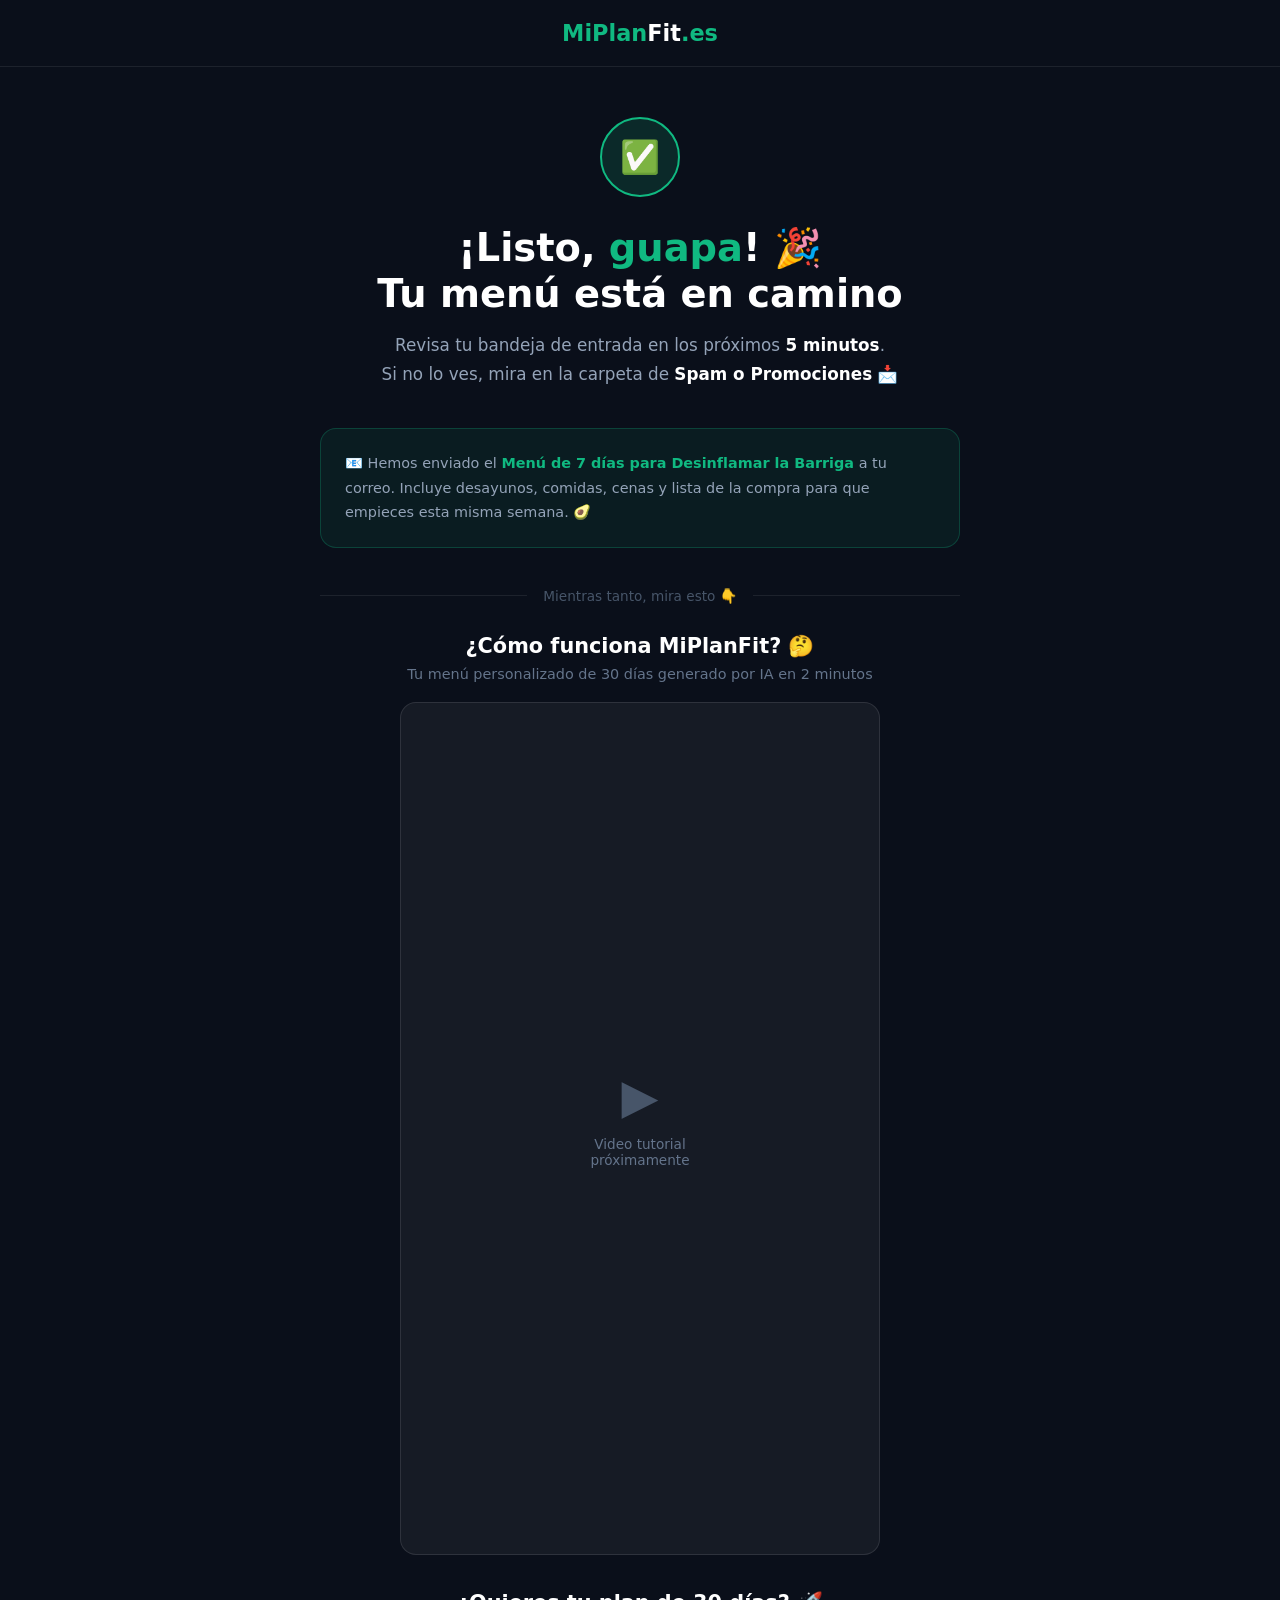
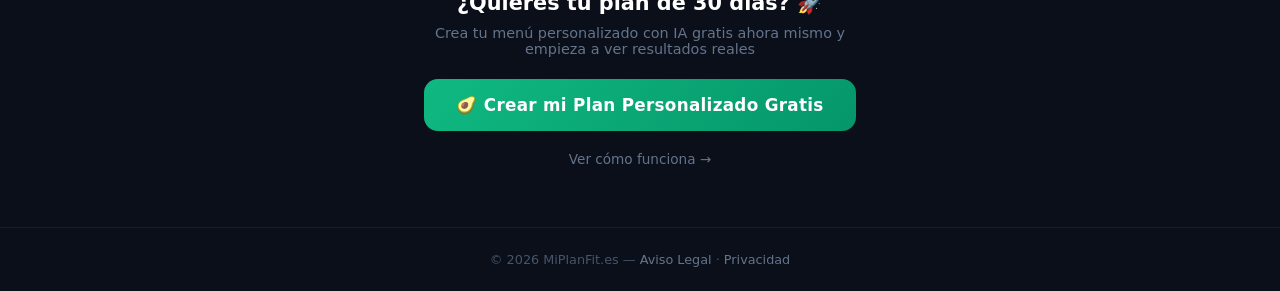
<file: gracias.html>
<!DOCTYPE html>
<html lang="es">
<head>
  <meta charset="UTF-8" />
  <meta name="viewport" content="width=device-width, initial-scale=1.0" />
  <title>¡Tu Menú está en camino! — MiPlanFit</title>
  <link rel="icon" href="img/logo.png" type="image/png" />
  <style>
    * { margin: 0; padding: 0; box-sizing: border-box; }
    body {
      font-family: 'Segoe UI', system-ui, -apple-system, sans-serif;
      background: #0a0f1a;
      color: #fff;
      min-height: 100vh;
      display: flex;
      flex-direction: column;
    }
    header {
      text-align: center;
      padding: 20px;
      border-bottom: 1px solid rgba(255,255,255,0.08);
    }
    .logo { font-size: 1.4rem; font-weight: 800; color: #10b981; }
    .logo span { color: #fff; }

    .main {
      flex: 1;
      max-width: 680px;
      margin: 0 auto;
      padding: 50px 20px;
      text-align: center;
    }

    /* ── CHECK ANIMATION ── */
    .check-wrap {
      width: 80px;
      height: 80px;
      background: rgba(16,185,129,0.15);
      border: 2px solid #10b981;
      border-radius: 50%;
      display: flex;
      align-items: center;
      justify-content: center;
      margin: 0 auto 28px;
      font-size: 2rem;
      animation: popIn 0.5s cubic-bezier(0.34,1.56,0.64,1);
    }
    @keyframes popIn {
      from { transform: scale(0); opacity: 0; }
      to   { transform: scale(1); opacity: 1; }
    }

    h1 {
      font-size: clamp(1.7rem, 4.5vw, 2.4rem);
      font-weight: 900;
      margin-bottom: 14px;
      line-height: 1.2;
    }
    h1 .name { color: #10b981; }
    .subtitle {
      font-size: 1.05rem;
      color: #94a3b8;
      line-height: 1.7;
      margin-bottom: 40px;
    }
    .subtitle strong { color: #fff; }

    /* ── INFO BOX ── */
    .info-box {
      background: rgba(16,185,129,0.08);
      border: 1px solid rgba(16,185,129,0.25);
      border-radius: 16px;
      padding: 22px 24px;
      margin-bottom: 40px;
      text-align: left;
    }
    .info-box p {
      font-size: 0.9rem;
      color: #94a3b8;
      line-height: 1.7;
    }
    .info-box strong { color: #10b981; }

    /* ── DIVIDER ── */
    .divider {
      display: flex;
      align-items: center;
      gap: 16px;
      margin-bottom: 30px;
      color: #475569;
      font-size: 0.85rem;
    }
    .divider::before, .divider::after {
      content: '';
      flex: 1;
      height: 1px;
      background: rgba(255,255,255,0.08);
    }

    /* ── VIDEO SECTION ── */
    .video-section { margin-bottom: 36px; }
    .video-section h2 {
      font-size: 1.3rem;
      font-weight: 800;
      margin-bottom: 8px;
    }
    .video-section p {
      font-size: 0.9rem;
      color: #64748b;
      margin-bottom: 20px;
    }
    .video-wrapper {
      position: relative;
      width: 100%;
      max-width: 480px;
      margin: 0 auto;
      border-radius: 16px;
      overflow: hidden;
      background: rgba(255,255,255,0.05);
      border: 1px solid rgba(255,255,255,0.1);
      aspect-ratio: 9/16;
      display: flex;
      align-items: center;
      justify-content: center;
    }
    .video-placeholder {
      text-align: center;
      padding: 40px 20px;
      color: #475569;
    }
    .video-placeholder .play-icon {
      font-size: 3rem;
      margin-bottom: 12px;
    }
    .video-placeholder p { font-size: 0.85rem; }
    /* If video URL is set, show iframe */
    .video-wrapper iframe {
      width: 100%;
      height: 100%;
      border: none;
    }

    /* ── CTA BUTTON ── */
    .cta-section { margin-top: 10px; }
    .cta-section h2 {
      font-size: 1.3rem;
      font-weight: 800;
      margin-bottom: 10px;
    }
    .cta-section p {
      font-size: 0.9rem;
      color: #64748b;
      margin-bottom: 22px;
    }
    .btn-main {
      display: inline-block;
      background: linear-gradient(135deg, #10b981, #059669);
      color: #fff;
      font-size: 1.05rem;
      font-weight: 800;
      padding: 16px 32px;
      border-radius: 14px;
      text-decoration: none;
      transition: transform 0.15s, box-shadow 0.15s;
      letter-spacing: 0.3px;
    }
    .btn-main:hover {
      transform: translateY(-2px);
      box-shadow: 0 8px 24px rgba(16,185,129,0.35);
    }
    .btn-sub {
      display: inline-block;
      background: transparent;
      color: #64748b;
      font-size: 0.85rem;
      padding: 10px 20px;
      text-decoration: none;
      margin-top: 10px;
    }

    footer {
      text-align: center;
      padding: 24px 20px;
      border-top: 1px solid rgba(255,255,255,0.06);
      color: #475569;
      font-size: 0.8rem;
    }
    footer a { color: #64748b; text-decoration: none; }
  </style>
</head>
<body>

<header>
  <div class="logo">MiPlan<span>Fit</span>.es</div>
</header>

<div class="main">
  <div class="check-wrap">✅</div>

  <h1>¡Listo, <span class="name" id="displayName">guapa</span>! 🎉<br>Tu menú está en camino</h1>

  <p class="subtitle">
    Revisa tu bandeja de entrada en los próximos <strong>5 minutos</strong>.<br>
    Si no lo ves, mira en la carpeta de <strong>Spam o Promociones</strong> 📩
  </p>

  <div class="info-box">
    <p>
      📧 Hemos enviado el <strong>Menú de 7 días para Desinflamar la Barriga</strong>
      a tu correo. Incluye desayunos, comidas, cenas y lista de la compra
      para que empieces esta misma semana. 🥑
    </p>
  </div>

  <div class="divider">Mientras tanto, mira esto 👇</div>

  <div class="video-section">
    <h2>¿Cómo funciona MiPlanFit? 🤔</h2>
    <p>Tu menú personalizado de 30 días generado por IA en 2 minutos</p>

    <div class="video-wrapper" id="videoWrapper">
      <!-- PLACEHOLDER: replace src with your video URL when ready -->
      <div class="video-placeholder" id="videoPlaceholder">
        <div class="play-icon">▶️</div>
        <p>Video tutorial<br>próximamente</p>
      </div>
    </div>
  </div>

  <div class="cta-section">
    <h2>¿Quieres tu plan de 30 días? 🚀</h2>
    <p>Crea tu menú personalizado con IA gratis ahora mismo y<br>empieza a ver resultados reales</p>
    <a href="https://miplanfit.es" class="btn-main">
      🥑 Crear mi Plan Personalizado Gratis
    </a>
    <br>
    <a href="https://miplanfit.es" class="btn-sub">
      Ver cómo funciona →
    </a>
  </div>
</div>

<footer>
  <p>© 2026 MiPlanFit.es — <a href="legal.html">Aviso Legal</a> · <a href="legal.html">Privacidad</a></p>
</footer>

<script>
  // Get name from URL params
  const params = new URLSearchParams(window.location.search);
  const nombre = params.get('nombre');
  if (nombre) {
    document.getElementById('displayName').textContent = nombre.split(' ')[0];
  }

  // VIDEO: Set your video URL here when ready
  // To embed your tutorial video, replace the placeholder below
  const VIDEO_URL = ''; // e.g. 'https://www.youtube.com/embed/XXXXXXX'

  if (VIDEO_URL) {
    const wrapper = document.getElementById('videoWrapper');
    const placeholder = document.getElementById('videoPlaceholder');
    placeholder.style.display = 'none';
    const iframe = document.createElement('iframe');
    iframe.src = VIDEO_URL;
    iframe.allow = 'accelerometer; autoplay; clipboard-write; encrypted-media; gyroscope; picture-in-picture';
    iframe.allowFullscreen = true;
    wrapper.appendChild(iframe);
  }
</script>

</body>
</html>
</file>
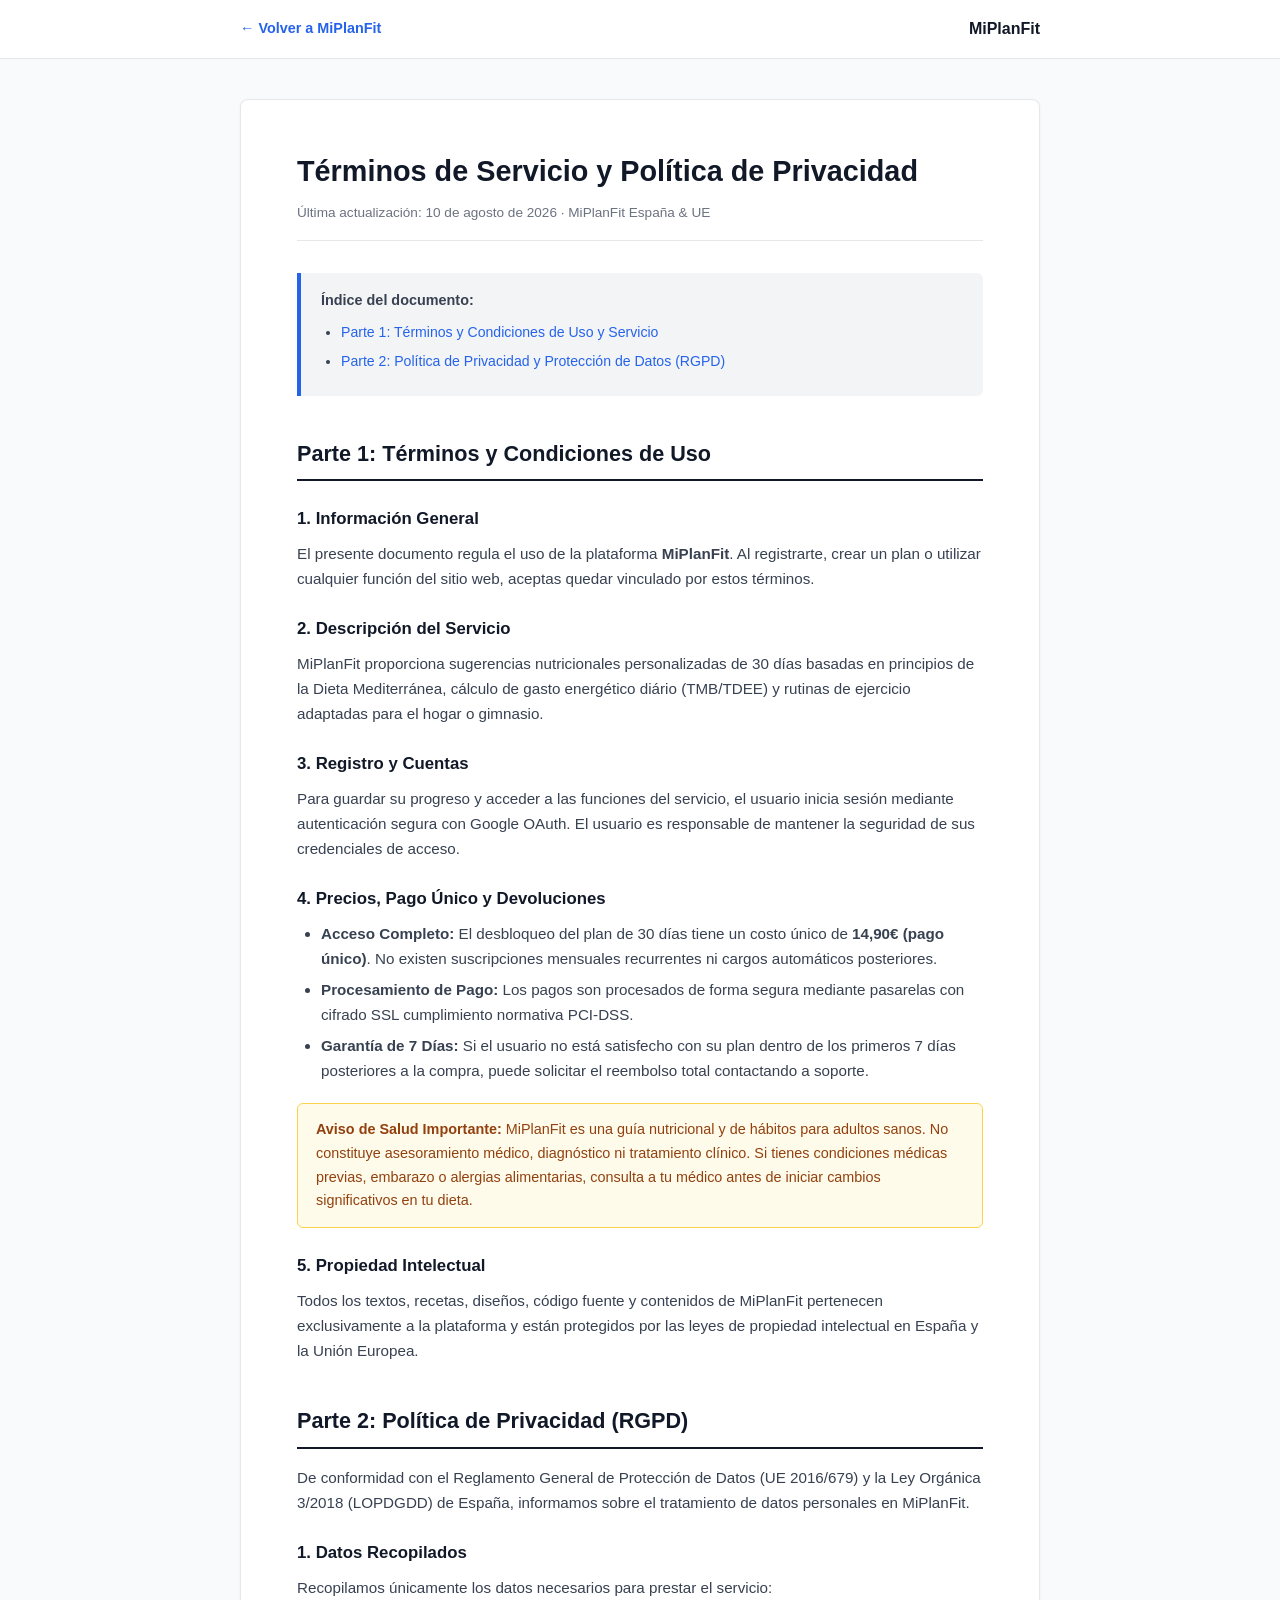
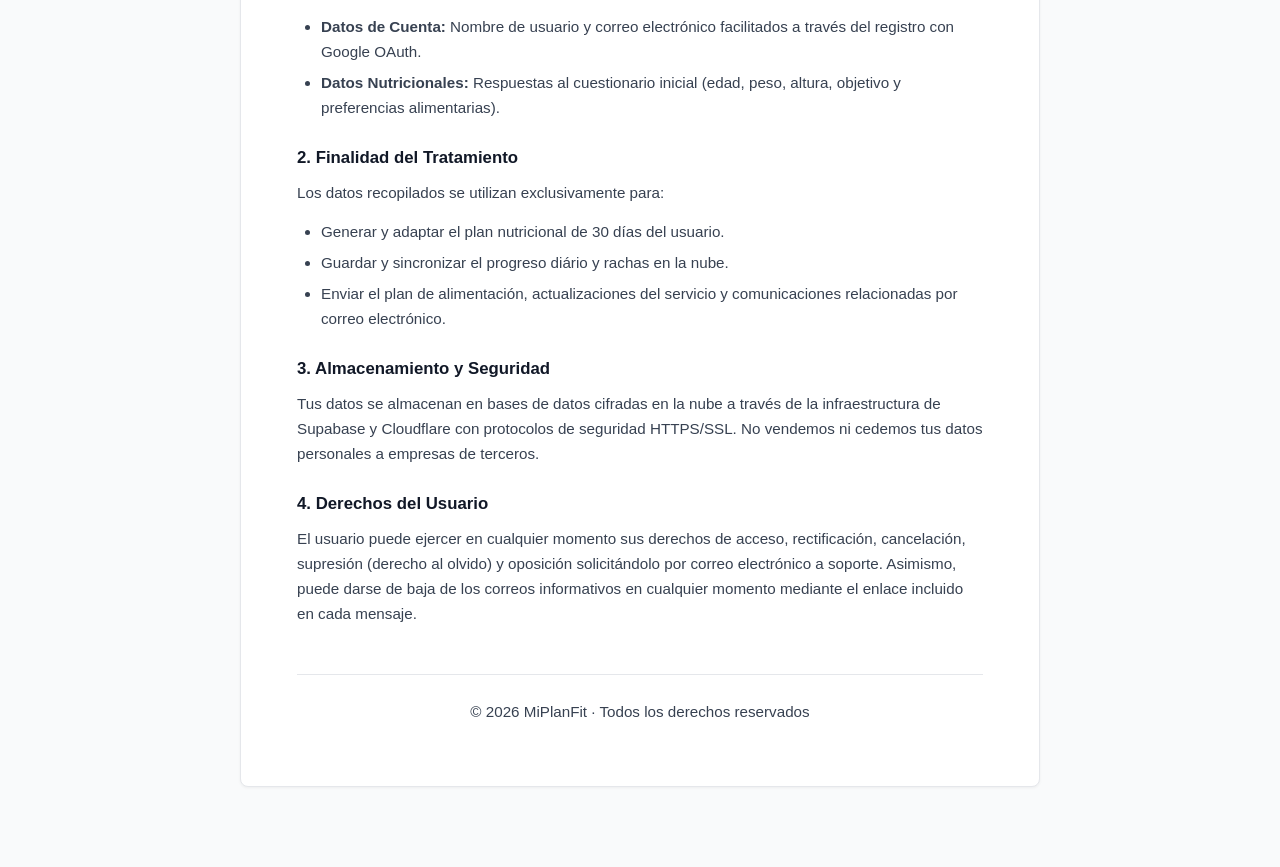
<file: legal.html>
<!DOCTYPE html>
<html lang="es-ES">
<head>
  <meta charset="UTF-8"/>
  <meta name="viewport" content="width=device-width, initial-scale=1.0"/>
  <title>Términos de Uso y Política de Privacidad — MiPlanFit</title>
  <style>
    * {
      box-sizing: border-box;
    }
    body {
      background-color: #f9fafb;
      color: #111827;
      font-family: -apple-system, BlinkMacSystemFont, "Segoe UI", Roboto, Helvetica, Arial, sans-serif;
      line-height: 1.65;
      margin: 0;
      padding: 0;
      -webkit-font-smoothing: antialiased;
    }
    header {
      background: #ffffff;
      border-bottom: 1px solid #e5e7eb;
      padding: 16px 24px;
    }
    .header-inner {
      max-width: 800px;
      margin: 0 auto;
      display: flex;
      justify-content: space-between;
      align-items: center;
    }
    .back-link {
      color: #2563eb;
      text-decoration: none;
      font-size: 0.9rem;
      font-weight: 600;
    }
    .back-link:hover {
      text-decoration: underline;
    }
    .brand {
      font-weight: 700;
      font-size: 1rem;
      color: #111827;
    }
    .document-container {
      max-width: 800px;
      margin: 40px auto 80px;
      background: #ffffff;
      padding: 48px 56px;
      border: 1px solid #e5e7eb;
      border-radius: 8px;
      box-shadow: 0 1px 3px rgba(0,0,0,0.05);
    }
    h1 {
      font-size: 1.8rem;
      font-weight: 800;
      color: #111827;
      margin-top: 0;
      margin-bottom: 6px;
    }
    .meta-date {
      font-size: 0.85rem;
      color: #6b7280;
      margin-bottom: 32px;
      padding-bottom: 16px;
      border-bottom: 1px solid #e5e7eb;
    }
    .toc-box {
      background: #f3f4f6;
      border-left: 4px solid #2563eb;
      padding: 16px 20px;
      margin-bottom: 36px;
      border-radius: 0 6px 6px 0;
    }
    .toc-box p {
      margin: 0 0 8px;
      font-weight: 700;
      font-size: 0.9rem;
    }
    .toc-box ul {
      margin: 0;
      padding-left: 20px;
      font-size: 0.88rem;
    }
    .toc-box a {
      color: #2563eb;
      text-decoration: none;
    }
    .toc-box a:hover {
      text-decoration: underline;
    }
    h2 {
      font-size: 1.35rem;
      font-weight: 700;
      color: #111827;
      margin-top: 40px;
      margin-bottom: 16px;
      padding-bottom: 8px;
      border-bottom: 2px solid #111827;
    }
    h3 {
      font-size: 1.05rem;
      font-weight: 700;
      color: #111827;
      margin-top: 24px;
      margin-bottom: 8px;
    }
    p {
      font-size: 0.95rem;
      color: #374151;
      margin-top: 0;
      margin-bottom: 14px;
    }
    ul {
      margin-top: 0;
      margin-bottom: 16px;
      padding-left: 24px;
      color: #374151;
      font-size: 0.95rem;
    }
    li {
      margin-bottom: 6px;
    }
    .notice-box {
      background: #fffbebfb;
      border: 1px solid #fcd34d;
      padding: 14px 18px;
      border-radius: 6px;
      font-size: 0.9rem;
      color: #92400e;
      margin: 20px 0;
    }
    footer {
      text-align: center;
      margin-top: 48px;
      padding-top: 24px;
      border-top: 1px solid #e5e7eb;
      font-size: 0.82rem;
      color: #6b7280;
    }
    @media (max-width: 640px) {
      .document-container {
        padding: 24px 20px;
        margin: 20px 12px 40px;
        border-radius: 0;
        border: none;
        box-shadow: none;
      }
      h1 { font-size: 1.5rem; }
      h2 { font-size: 1.2rem; }
    }
  </style>
</head>
<body>

<header>
  <div class="header-inner">
    <a href="plano.html" class="back-link">← Volver a MiPlanFit</a>
    <span class="brand">MiPlanFit</span>
  </div>
</header>

<div class="document-container">
  <h1>Términos de Servicio y Política de Privacidad</h1>
  <div class="meta-date">Última actualización: 10 de agosto de 2026 &middot; MiPlanFit España & UE</div>

  <div class="toc-box">
    <p>Índice del documento:</p>
    <ul>
      <li><a href="#terminos">Parte 1: Términos y Condiciones de Uso y Servicio</a></li>
      <li><a href="#privacidad">Parte 2: Política de Privacidad y Protección de Datos (RGPD)</a></li>
    </ul>
  </div>

  <!-- PARTE 1: TÉRMINOS Y CONDICIONES -->
  <section id="terminos">
    <h2>Parte 1: Términos y Condiciones de Uso</h2>

    <h3>1. Información General</h3>
    <p>
      El presente documento regula el uso de la plataforma <strong>MiPlanFit</strong>. Al registrarte, crear un plan o utilizar cualquier función del sitio web, aceptas quedar vinculado por estos términos.
    </p>

    <h3>2. Descripción del Servicio</h3>
    <p>
      MiPlanFit proporciona sugerencias nutricionales personalizadas de 30 días basadas en principios de la Dieta Mediterránea, cálculo de gasto energético diário (TMB/TDEE) y rutinas de ejercicio adaptadas para el hogar o gimnasio.
    </p>

    <h3>3. Registro y Cuentas</h3>
    <p>
      Para guardar su progreso y acceder a las funciones del servicio, el usuario inicia sesión mediante autenticación segura con Google OAuth. El usuario es responsable de mantener la seguridad de sus credenciales de acceso.
    </p>

    <h3>4. Precios, Pago Único y Devoluciones</h3>
    <ul>
      <li><strong>Acceso Completo:</strong> El desbloqueo del plan de 30 días tiene un costo único de <strong>14,90€ (pago único)</strong>. No existen suscripciones mensuales recurrentes ni cargos automáticos posteriores.</li>
      <li><strong>Procesamiento de Pago:</strong> Los pagos son procesados de forma segura mediante pasarelas con cifrado SSL cumplimiento normativa PCI-DSS.</li>
      <li><strong>Garantía de 7 Días:</strong> Si el usuario no está satisfecho con su plan dentro de los primeros 7 días posteriores a la compra, puede solicitar el reembolso total contactando a soporte.</li>
    </ul>

    <div class="notice-box">
      <strong>Aviso de Salud Importante:</strong> MiPlanFit es una guía nutricional y de hábitos para adultos sanos. No constituye asesoramiento médico, diagnóstico ni tratamiento clínico. Si tienes condiciones médicas previas, embarazo o alergias alimentarias, consulta a tu médico antes de iniciar cambios significativos en tu dieta.
    </div>

    <h3>5. Propiedad Intelectual</h3>
    <p>
      Todos los textos, recetas, diseños, código fuente y contenidos de MiPlanFit pertenecen exclusivamente a la plataforma y están protegidos por las leyes de propiedad intelectual en España y la Unión Europea.
    </p>
  </section>

  <!-- PARTE 2: POLÍTICA DE PRIVACIDAD -->
  <section id="privacidad">
    <h2>Parte 2: Política de Privacidad (RGPD)</h2>

    <p>
      De conformidad con el Reglamento General de Protección de Datos (UE 2016/679) y la Ley Orgánica 3/2018 (LOPDGDD) de España, informamos sobre el tratamiento de datos personales en MiPlanFit.
    </p>

    <h3>1. Datos Recopilados</h3>
    <p>Recopilamos únicamente los datos necesarios para prestar el servicio:</p>
    <ul>
      <li><strong>Datos de Cuenta:</strong> Nombre de usuario y correo electrónico facilitados a través del registro con Google OAuth.</li>
      <li><strong>Datos Nutricionales:</strong> Respuestas al cuestionario inicial (edad, peso, altura, objetivo y preferencias alimentarias).</li>
    </ul>

    <h3>2. Finalidad del Tratamiento</h3>
    <p>Los datos recopilados se utilizan exclusivamente para:</p>
    <ul>
      <li>Generar y adaptar el plan nutricional de 30 días del usuario.</li>
      <li>Guardar y sincronizar el progreso diário y rachas en la nube.</li>
      <li>Enviar el plan de alimentación, actualizaciones del servicio y comunicaciones relacionadas por correo electrónico.</li>
    </ul>

    <h3>3. Almacenamiento y Seguridad</h3>
    <p>
      Tus datos se almacenan en bases de datos cifradas en la nube a través de la infraestructura de Supabase y Cloudflare con protocolos de seguridad HTTPS/SSL. No vendemos ni cedemos tus datos personales a empresas de terceros.
    </p>

    <h3>4. Derechos del Usuario</h3>
    <p>
      El usuario puede ejercer en cualquier momento sus derechos de acceso, rectificación, cancelación, supresión (derecho al olvido) y oposición solicitándolo por correo electrónico a soporte. Asimismo, puede darse de baja de los correos informativos en cualquier momento mediante el enlace incluido en cada mensaje.
    </p>
  </section>

  <footer>
    <p>© 2026 MiPlanFit &middot; Todos los derechos reservados</p>
  </footer>
</div>

</body>
</html>
</file>
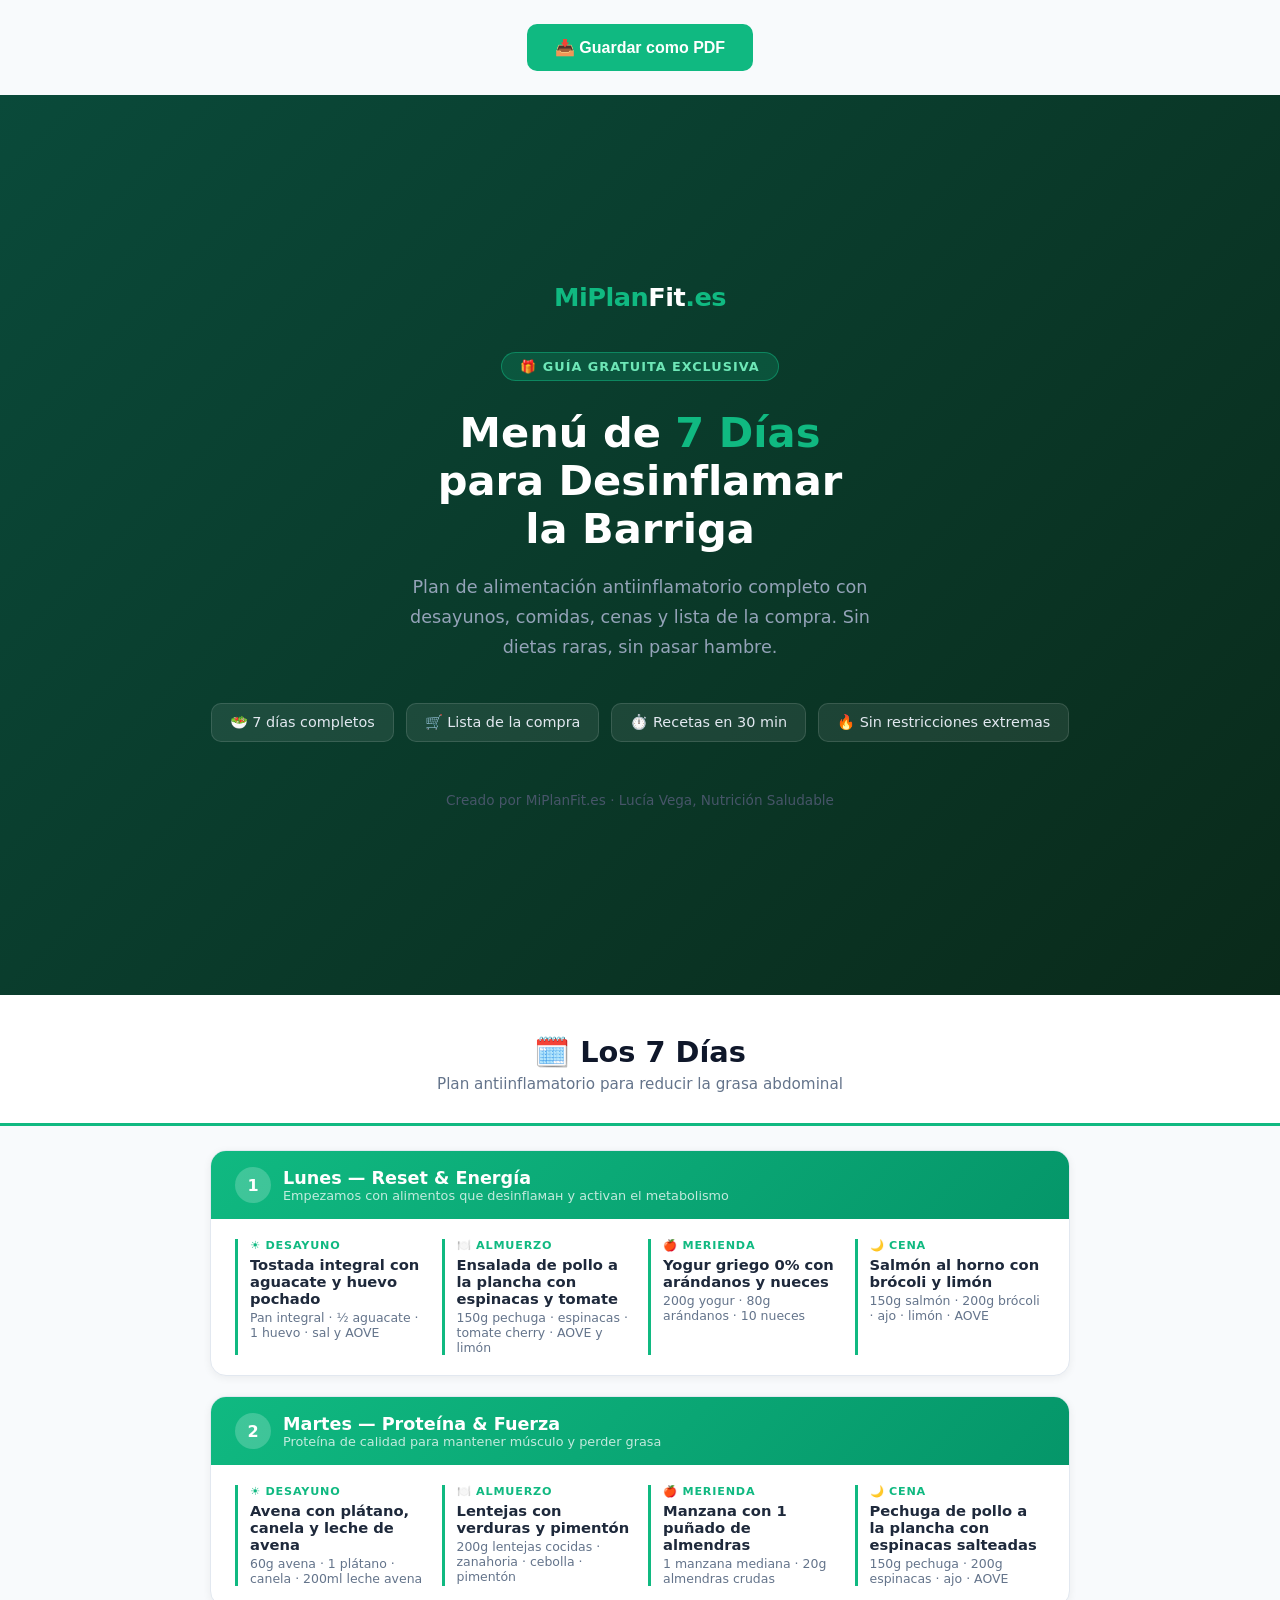
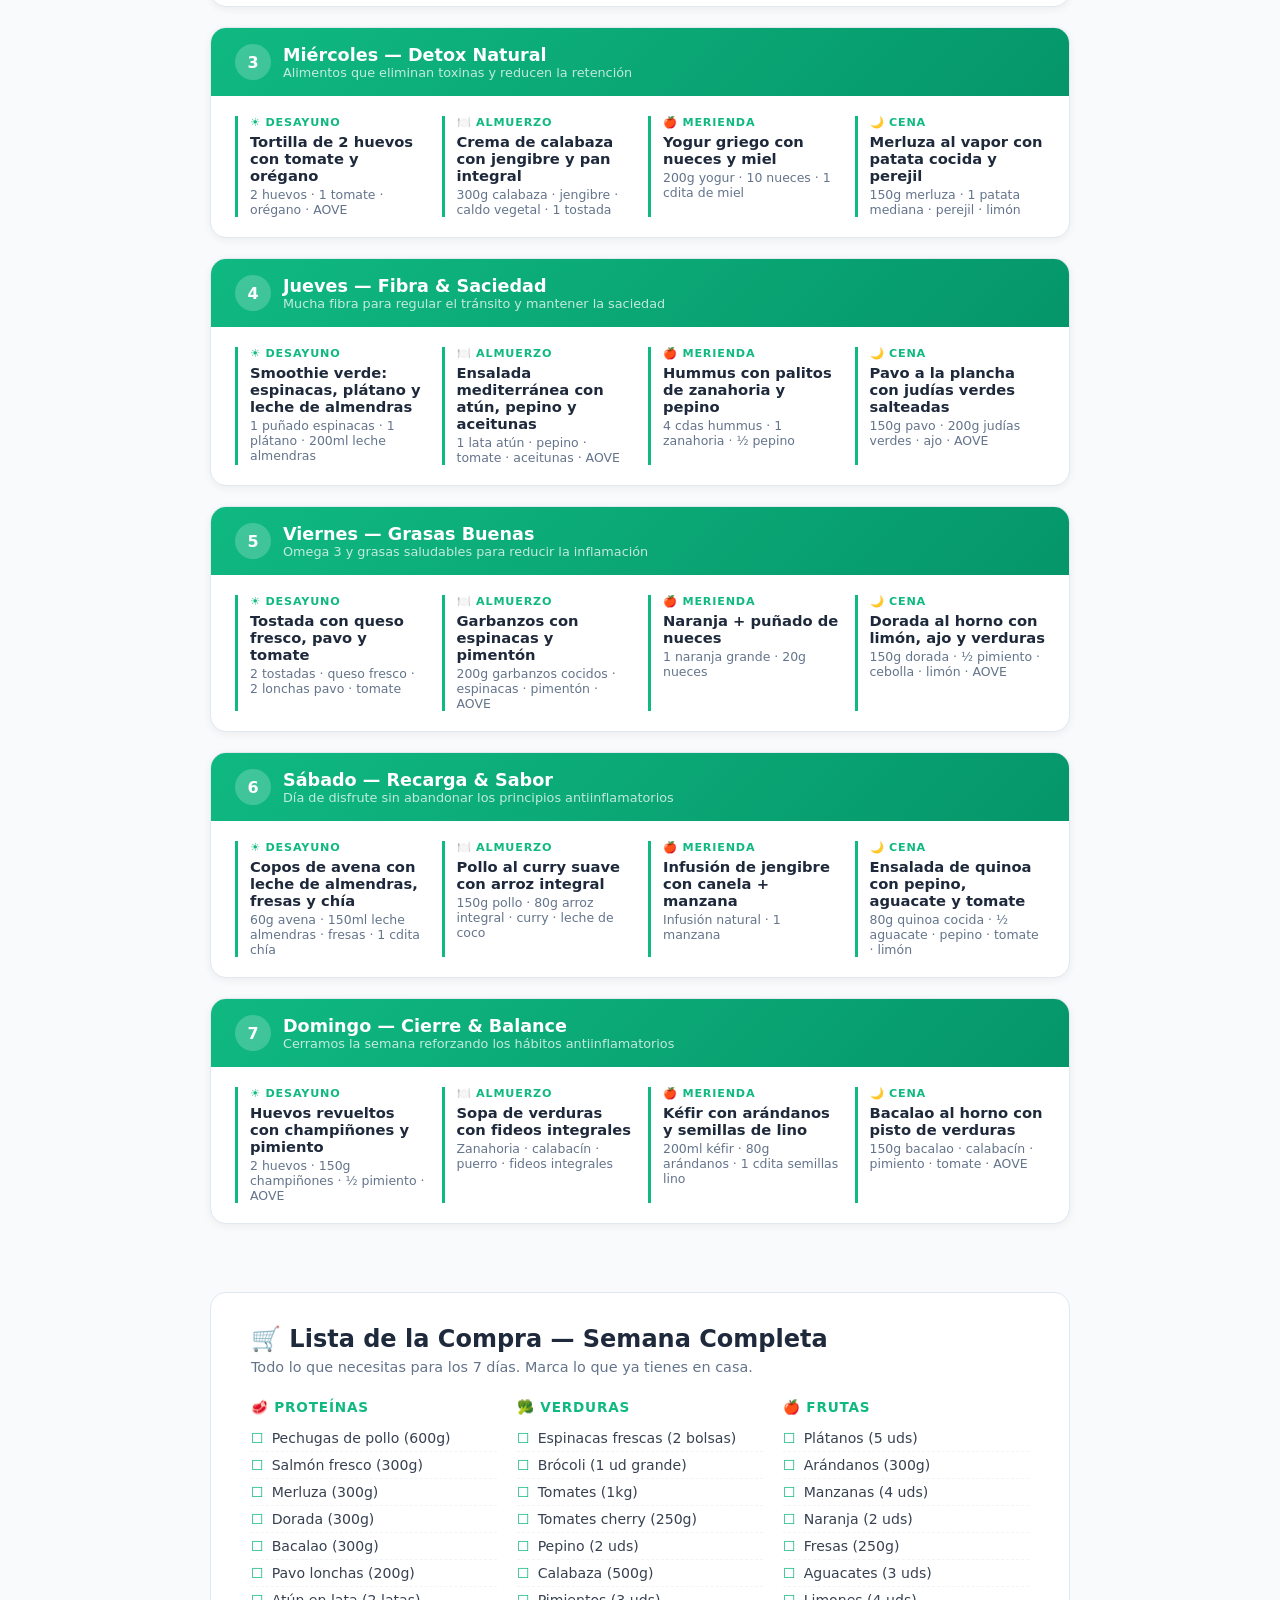
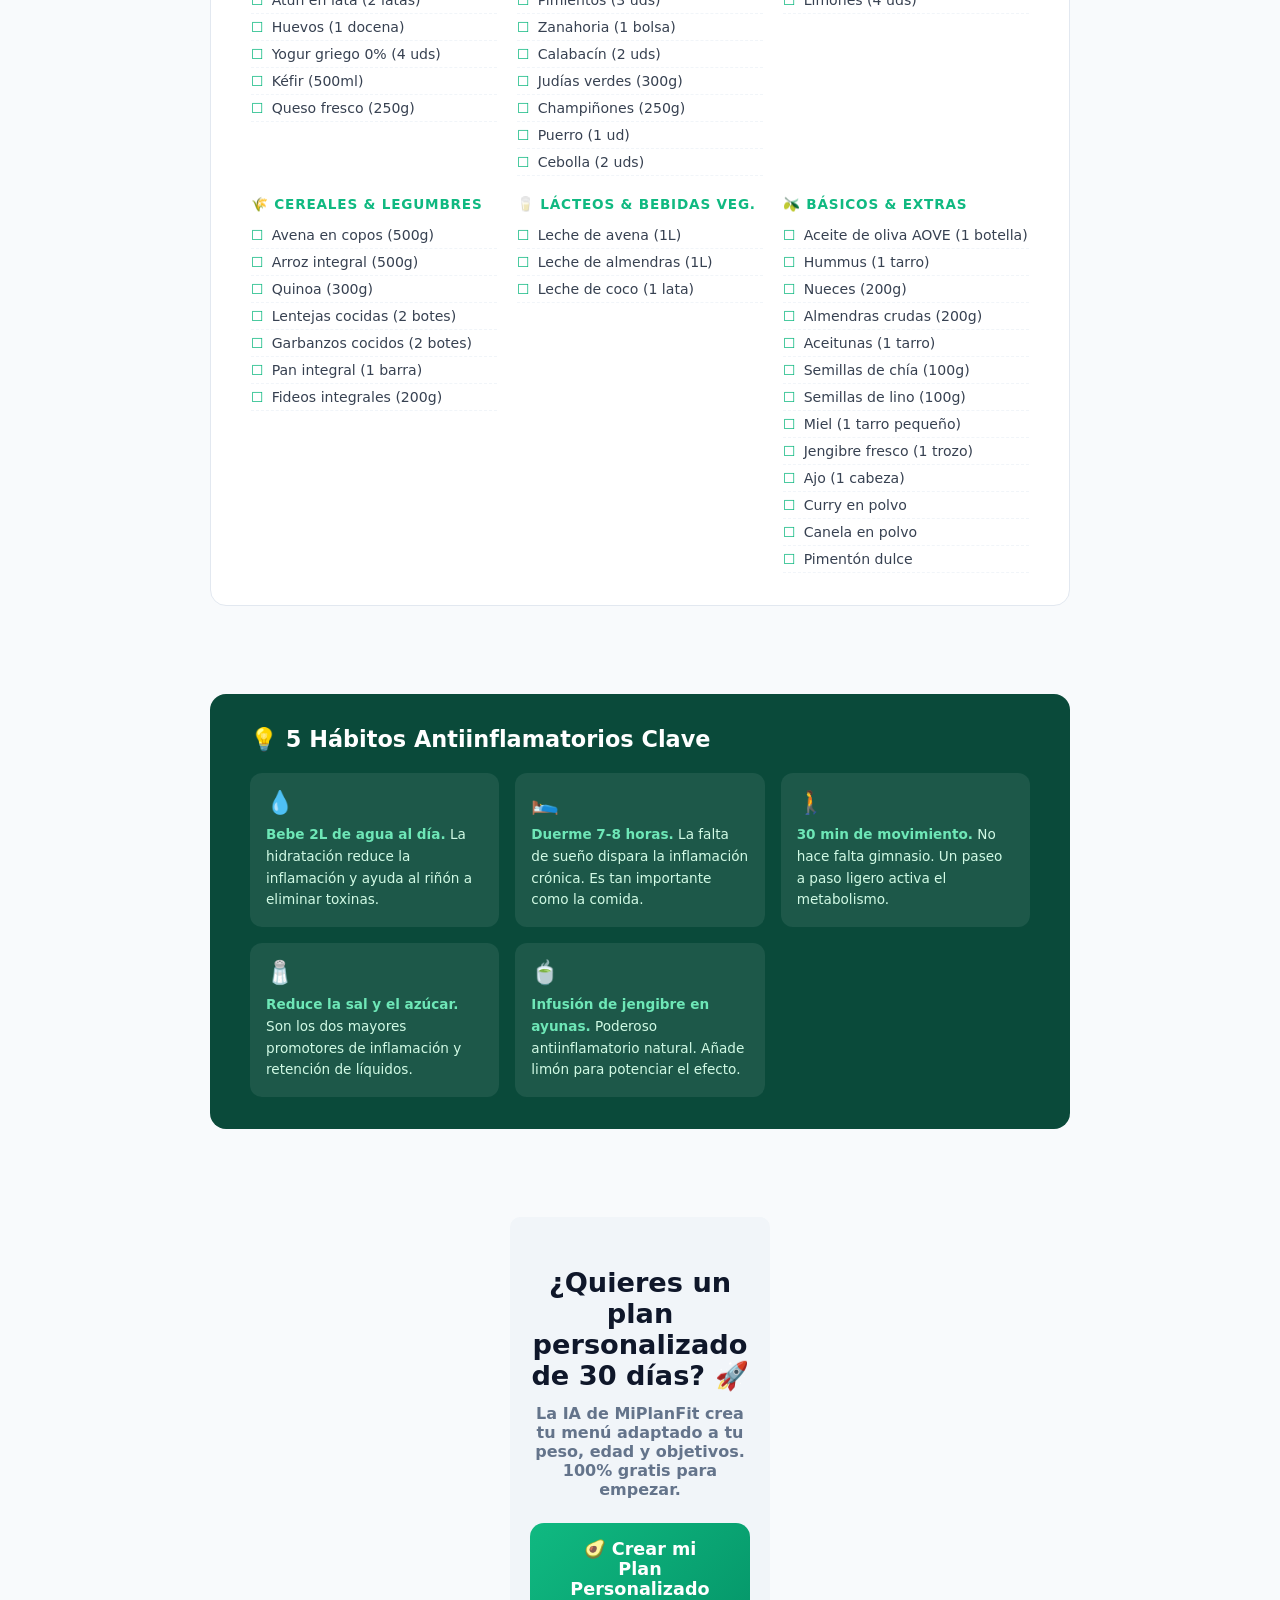
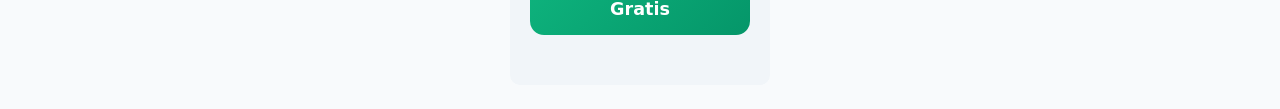
<file: menu-7-dias.html>
<!DOCTYPE html>
<html lang="es">
<head>
  <meta charset="UTF-8" />
  <meta name="viewport" content="width=device-width, initial-scale=1.0" />
  <title>Menú 7 Días Antiinflamatorio — MiPlanFit</title>
  <style>
    @media print {
      body { background: #fff !important; color: #000 !important; }
      .no-print { display: none !important; }
      .page-break { page-break-before: always; }
    }

    * { margin: 0; padding: 0; box-sizing: border-box; }
    body {
      font-family: 'Segoe UI', system-ui, sans-serif;
      background: #f8fafc;
      color: #1e293b;
    }

    /* ── PRINT BUTTON ── */
    .no-print {
      background: #10b981;
      color: #fff;
      border: none;
      padding: 14px 28px;
      font-size: 1rem;
      font-weight: 700;
      border-radius: 10px;
      cursor: pointer;
      margin: 24px auto;
      display: block;
      max-width: 260px;
      text-align: center;
    }

    /* ── COVER PAGE ── */
    .cover {
      background: linear-gradient(135deg, #0a4a3a 0%, #0a2a1a 100%);
      color: #fff;
      padding: 60px 40px;
      text-align: center;
      min-height: 100vh;
      display: flex;
      flex-direction: column;
      align-items: center;
      justify-content: center;
    }
    .cover-logo { font-size: 1.6rem; font-weight: 900; color: #10b981; margin-bottom: 40px; letter-spacing: -0.5px; }
    .cover-logo span { color: #fff; }
    .cover-badge {
      display: inline-block;
      background: rgba(16,185,129,0.2);
      border: 1px solid rgba(16,185,129,0.5);
      color: #6ee7b7;
      font-size: 0.8rem;
      font-weight: 700;
      letter-spacing: 1px;
      text-transform: uppercase;
      padding: 6px 18px;
      border-radius: 50px;
      margin-bottom: 28px;
    }
    .cover h1 {
      font-size: 2.6rem;
      font-weight: 900;
      line-height: 1.15;
      margin-bottom: 20px;
    }
    .cover h1 em { color: #10b981; font-style: normal; }
    .cover p {
      font-size: 1.1rem;
      color: #94a3b8;
      line-height: 1.7;
      max-width: 500px;
      margin: 0 auto 40px;
    }
    .cover-features {
      display: flex;
      flex-wrap: wrap;
      gap: 12px;
      justify-content: center;
      margin-bottom: 50px;
    }
    .cover-feature {
      background: rgba(255,255,255,0.08);
      border: 1px solid rgba(255,255,255,0.12);
      border-radius: 10px;
      padding: 10px 18px;
      font-size: 0.9rem;
      color: #e2e8f0;
    }
    .cover-footer { color: #475569; font-size: 0.85rem; }

    /* ── WEEK HEADER ── */
    .week-header {
      background: #fff;
      border-bottom: 3px solid #10b981;
      padding: 40px 40px 30px;
      text-align: center;
    }
    .week-header h2 {
      font-size: 1.8rem;
      font-weight: 900;
      color: #0f172a;
      margin-bottom: 6px;
    }
    .week-header p { color: #64748b; font-size: 0.95rem; }

    /* ── DAYS CONTAINER ── */
    .days-container { padding: 24px 20px; max-width: 900px; margin: 0 auto; }

    /* ── DAY CARD ── */
    .day-card {
      background: #fff;
      border-radius: 16px;
      border: 1px solid #e2e8f0;
      margin-bottom: 20px;
      overflow: hidden;
      box-shadow: 0 2px 8px rgba(0,0,0,0.06);
    }
    .day-header {
      background: linear-gradient(135deg, #10b981, #059669);
      padding: 16px 24px;
      display: flex;
      align-items: center;
      gap: 12px;
    }
    .day-number {
      width: 36px;
      height: 36px;
      background: rgba(255,255,255,0.2);
      border-radius: 50%;
      display: flex;
      align-items: center;
      justify-content: center;
      font-size: 1rem;
      font-weight: 900;
      color: #fff;
      flex-shrink: 0;
    }
    .day-info h3 { font-size: 1.1rem; font-weight: 800; color: #fff; }
    .day-info p { font-size: 0.8rem; color: rgba(255,255,255,0.75); }

    .meals { padding: 20px 24px; display: grid; grid-template-columns: repeat(auto-fill, minmax(180px, 1fr)); gap: 16px; }
    .meal { border-left: 3px solid #10b981; padding-left: 12px; }
    .meal-type { font-size: 0.7rem; font-weight: 700; color: #10b981; text-transform: uppercase; letter-spacing: 0.8px; margin-bottom: 4px; }
    .meal-name { font-size: 0.92rem; font-weight: 600; color: #1e293b; margin-bottom: 3px; }
    .meal-detail { font-size: 0.78rem; color: #64748b; }

    /* ── SHOPPING LIST ── */
    .shopping-section {
      background: #fff;
      max-width: 900px;
      margin: 0 auto 40px;
      padding: 32px 40px;
      border-radius: 16px;
      border: 1px solid #e2e8f0;
    }
    .shopping-section h2 { font-size: 1.5rem; font-weight: 800; margin-bottom: 6px; }
    .shopping-section > p { color: #64748b; font-size: 0.9rem; margin-bottom: 24px; }
    .shopping-categories { display: grid; grid-template-columns: repeat(auto-fill, minmax(200px, 1fr)); gap: 20px; }
    .shopping-cat h4 { font-size: 0.85rem; font-weight: 700; color: #10b981; text-transform: uppercase; letter-spacing: 0.8px; margin-bottom: 10px; }
    .shopping-cat ul { list-style: none; }
    .shopping-cat li {
      display: flex;
      align-items: center;
      gap: 8px;
      font-size: 0.88rem;
      color: #374151;
      padding: 5px 0;
      border-bottom: 1px dashed #f1f5f9;
    }
    .shopping-cat li::before {
      content: '☐';
      color: #10b981;
      flex-shrink: 0;
    }

    /* ── TIPS ── */
    .tips-section {
      background: #0a4a3a;
      color: #fff;
      max-width: 900px;
      margin: 0 auto 40px;
      padding: 32px 40px;
      border-radius: 16px;
    }
    .tips-section h2 { font-size: 1.4rem; font-weight: 800; margin-bottom: 20px; }
    .tips-grid { display: grid; grid-template-columns: repeat(auto-fill, minmax(200px, 1fr)); gap: 16px; }
    .tip { background: rgba(255,255,255,0.08); border-radius: 12px; padding: 16px; }
    .tip-icon { font-size: 1.4rem; margin-bottom: 8px; }
    .tip-text { font-size: 0.85rem; color: #d1fae5; line-height: 1.6; }
    .tip-text strong { color: #6ee7b7; }

    /* ── CTA SECTION ── */
    .cta-section {
      text-align: center;
      padding: 50px 20px;
      background: #f1f5f9;
    }
    .cta-section h2 { font-size: 1.7rem; font-weight: 900; margin-bottom: 12px; color: #0f172a; }
    .cta-section p { color: #64748b; margin-bottom: 24px; }
    .btn-cta {
      display: inline-block;
      background: linear-gradient(135deg, #10b981, #059669);
      color: #fff;
      font-size: 1.1rem;
      font-weight: 800;
      padding: 16px 36px;
      border-radius: 14px;
      text-decoration: none;
    }
  </style>
</head>
<body>

<button class="no-print" onclick="window.print()">📥 Guardar como PDF</button>

<!-- ── COVER ── -->
<div class="cover">
  <div class="cover-logo">MiPlan<span>Fit</span>.es</div>
  <div class="cover-badge">🎁 Guía Gratuita Exclusiva</div>
  <h1>Menú de <em>7 Días</em><br>para Desinflamar<br>la Barriga</h1>
  <p>Plan de alimentación antiinflamatorio completo con desayunos, comidas, cenas y lista de la compra. Sin dietas raras, sin pasar hambre.</p>
  <div class="cover-features">
    <div class="cover-feature">🥗 7 días completos</div>
    <div class="cover-feature">🛒 Lista de la compra</div>
    <div class="cover-feature">⏱️ Recetas en 30 min</div>
    <div class="cover-feature">🔥 Sin restricciones extremas</div>
  </div>
  <div class="cover-footer">Creado por MiPlanFit.es · Lucía Vega, Nutrición Saludable</div>
</div>

<!-- ── WEEK ── -->
<div class="page-break"></div>
<div class="week-header">
  <h2>🗓️ Los 7 Días</h2>
  <p>Plan antiinflamatorio para reducir la grasa abdominal</p>
</div>

<div class="days-container">

  <!-- DAY 1 -->
  <div class="day-card">
    <div class="day-header">
      <div class="day-number">1</div>
      <div class="day-info"><h3>Lunes — Reset & Energía</h3><p>Empezamos con alimentos que desinflaман y activan el metabolismo</p></div>
    </div>
    <div class="meals">
      <div class="meal"><div class="meal-type">☀️ Desayuno</div><div class="meal-name">Tostada integral con aguacate y huevo pochado</div><div class="meal-detail">Pan integral · ½ aguacate · 1 huevo · sal y AOVE</div></div>
      <div class="meal"><div class="meal-type">🍽️ Almuerzo</div><div class="meal-name">Ensalada de pollo a la plancha con espinacas y tomate</div><div class="meal-detail">150g pechuga · espinacas · tomate cherry · AOVE y limón</div></div>
      <div class="meal"><div class="meal-type">🍎 Merienda</div><div class="meal-name">Yogur griego 0% con arándanos y nueces</div><div class="meal-detail">200g yogur · 80g arándanos · 10 nueces</div></div>
      <div class="meal"><div class="meal-type">🌙 Cena</div><div class="meal-name">Salmón al horno con brócoli y limón</div><div class="meal-detail">150g salmón · 200g brócoli · ajo · limón · AOVE</div></div>
    </div>
  </div>

  <!-- DAY 2 -->
  <div class="day-card">
    <div class="day-header">
      <div class="day-number">2</div>
      <div class="day-info"><h3>Martes — Proteína & Fuerza</h3><p>Proteína de calidad para mantener músculo y perder grasa</p></div>
    </div>
    <div class="meals">
      <div class="meal"><div class="meal-type">☀️ Desayuno</div><div class="meal-name">Avena con plátano, canela y leche de avena</div><div class="meal-detail">60g avena · 1 plátano · canela · 200ml leche avena</div></div>
      <div class="meal"><div class="meal-type">🍽️ Almuerzo</div><div class="meal-name">Lentejas con verduras y pimentón</div><div class="meal-detail">200g lentejas cocidas · zanahoria · cebolla · pimentón</div></div>
      <div class="meal"><div class="meal-type">🍎 Merienda</div><div class="meal-name">Manzana con 1 puñado de almendras</div><div class="meal-detail">1 manzana mediana · 20g almendras crudas</div></div>
      <div class="meal"><div class="meal-type">🌙 Cena</div><div class="meal-name">Pechuga de pollo a la plancha con espinacas salteadas</div><div class="meal-detail">150g pechuga · 200g espinacas · ajo · AOVE</div></div>
    </div>
  </div>

  <!-- DAY 3 -->
  <div class="day-card">
    <div class="day-header">
      <div class="day-number">3</div>
      <div class="day-info"><h3>Miércoles — Detox Natural</h3><p>Alimentos que eliminan toxinas y reducen la retención</p></div>
    </div>
    <div class="meals">
      <div class="meal"><div class="meal-type">☀️ Desayuno</div><div class="meal-name">Tortilla de 2 huevos con tomate y orégano</div><div class="meal-detail">2 huevos · 1 tomate · orégano · AOVE</div></div>
      <div class="meal"><div class="meal-type">🍽️ Almuerzo</div><div class="meal-name">Crema de calabaza con jengibre y pan integral</div><div class="meal-detail">300g calabaza · jengibre · caldo vegetal · 1 tostada</div></div>
      <div class="meal"><div class="meal-type">🍎 Merienda</div><div class="meal-name">Yogur griego con nueces y miel</div><div class="meal-detail">200g yogur · 10 nueces · 1 cdita de miel</div></div>
      <div class="meal"><div class="meal-type">🌙 Cena</div><div class="meal-name">Merluza al vapor con patata cocida y perejil</div><div class="meal-detail">150g merluza · 1 patata mediana · perejil · limón</div></div>
    </div>
  </div>

  <!-- DAY 4 -->
  <div class="day-card">
    <div class="day-header">
      <div class="day-number">4</div>
      <div class="day-info"><h3>Jueves — Fibra & Saciedad</h3><p>Mucha fibra para regular el tránsito y mantener la saciedad</p></div>
    </div>
    <div class="meals">
      <div class="meal"><div class="meal-type">☀️ Desayuno</div><div class="meal-name">Smoothie verde: espinacas, plátano y leche de almendras</div><div class="meal-detail">1 puñado espinacas · 1 plátano · 200ml leche almendras</div></div>
      <div class="meal"><div class="meal-type">🍽️ Almuerzo</div><div class="meal-name">Ensalada mediterránea con atún, pepino y aceitunas</div><div class="meal-detail">1 lata atún · pepino · tomate · aceitunas · AOVE</div></div>
      <div class="meal"><div class="meal-type">🍎 Merienda</div><div class="meal-name">Hummus con palitos de zanahoria y pepino</div><div class="meal-detail">4 cdas hummus · 1 zanahoria · ½ pepino</div></div>
      <div class="meal"><div class="meal-type">🌙 Cena</div><div class="meal-name">Pavo a la plancha con judías verdes salteadas</div><div class="meal-detail">150g pavo · 200g judías verdes · ajo · AOVE</div></div>
    </div>
  </div>

  <!-- DAY 5 -->
  <div class="day-card">
    <div class="day-header">
      <div class="day-number">5</div>
      <div class="day-info"><h3>Viernes — Grasas Buenas</h3><p>Omega 3 y grasas saludables para reducir la inflamación</p></div>
    </div>
    <div class="meals">
      <div class="meal"><div class="meal-type">☀️ Desayuno</div><div class="meal-name">Tostada con queso fresco, pavo y tomate</div><div class="meal-detail">2 tostadas · queso fresco · 2 lonchas pavo · tomate</div></div>
      <div class="meal"><div class="meal-type">🍽️ Almuerzo</div><div class="meal-name">Garbanzos con espinacas y pimentón</div><div class="meal-detail">200g garbanzos cocidos · espinacas · pimentón · AOVE</div></div>
      <div class="meal"><div class="meal-type">🍎 Merienda</div><div class="meal-name">Naranja + puñado de nueces</div><div class="meal-detail">1 naranja grande · 20g nueces</div></div>
      <div class="meal"><div class="meal-type">🌙 Cena</div><div class="meal-name">Dorada al horno con limón, ajo y verduras</div><div class="meal-detail">150g dorada · ½ pimiento · cebolla · limón · AOVE</div></div>
    </div>
  </div>

  <!-- DAY 6 -->
  <div class="day-card">
    <div class="day-header">
      <div class="day-number">6</div>
      <div class="day-info"><h3>Sábado — Recarga & Sabor</h3><p>Día de disfrute sin abandonar los principios antiinflamatorios</p></div>
    </div>
    <div class="meals">
      <div class="meal"><div class="meal-type">☀️ Desayuno</div><div class="meal-name">Copos de avena con leche de almendras, fresas y chía</div><div class="meal-detail">60g avena · 150ml leche almendras · fresas · 1 cdita chía</div></div>
      <div class="meal"><div class="meal-type">🍽️ Almuerzo</div><div class="meal-name">Pollo al curry suave con arroz integral</div><div class="meal-detail">150g pollo · 80g arroz integral · curry · leche de coco</div></div>
      <div class="meal"><div class="meal-type">🍎 Merienda</div><div class="meal-name">Infusión de jengibre con canela + manzana</div><div class="meal-detail">Infusión natural · 1 manzana</div></div>
      <div class="meal"><div class="meal-type">🌙 Cena</div><div class="meal-name">Ensalada de quinoa con pepino, aguacate y tomate</div><div class="meal-detail">80g quinoa cocida · ½ aguacate · pepino · tomate · limón</div></div>
    </div>
  </div>

  <!-- DAY 7 -->
  <div class="day-card">
    <div class="day-header">
      <div class="day-number">7</div>
      <div class="day-info"><h3>Domingo — Cierre & Balance</h3><p>Cerramos la semana reforzando los hábitos antiinflamatorios</p></div>
    </div>
    <div class="meals">
      <div class="meal"><div class="meal-type">☀️ Desayuno</div><div class="meal-name">Huevos revueltos con champiñones y pimiento</div><div class="meal-detail">2 huevos · 150g champiñones · ½ pimiento · AOVE</div></div>
      <div class="meal"><div class="meal-type">🍽️ Almuerzo</div><div class="meal-name">Sopa de verduras con fideos integrales</div><div class="meal-detail">Zanahoria · calabacín · puerro · fideos integrales</div></div>
      <div class="meal"><div class="meal-type">🍎 Merienda</div><div class="meal-name">Kéfir con arándanos y semillas de lino</div><div class="meal-detail">200ml kéfir · 80g arándanos · 1 cdita semillas lino</div></div>
      <div class="meal"><div class="meal-type">🌙 Cena</div><div class="meal-name">Bacalao al horno con pisto de verduras</div><div class="meal-detail">150g bacalao · calabacín · pimiento · tomate · AOVE</div></div>
    </div>
  </div>

</div><!-- end days-container -->

<!-- ── SHOPPING LIST ── -->
<div class="page-break"></div>
<div class="days-container">
  <div class="shopping-section">
    <h2>🛒 Lista de la Compra — Semana Completa</h2>
    <p>Todo lo que necesitas para los 7 días. Marca lo que ya tienes en casa.</p>
    <div class="shopping-categories">
      <div class="shopping-cat">
        <h4>🥩 Proteínas</h4>
        <ul>
          <li>Pechugas de pollo (600g)</li>
          <li>Salmón fresco (300g)</li>
          <li>Merluza (300g)</li>
          <li>Dorada (300g)</li>
          <li>Bacalao (300g)</li>
          <li>Pavo lonchas (200g)</li>
          <li>Atún en lata (2 latas)</li>
          <li>Huevos (1 docena)</li>
          <li>Yogur griego 0% (4 uds)</li>
          <li>Kéfir (500ml)</li>
          <li>Queso fresco (250g)</li>
        </ul>
      </div>
      <div class="shopping-cat">
        <h4>🥦 Verduras</h4>
        <ul>
          <li>Espinacas frescas (2 bolsas)</li>
          <li>Brócoli (1 ud grande)</li>
          <li>Tomates (1kg)</li>
          <li>Tomates cherry (250g)</li>
          <li>Pepino (2 uds)</li>
          <li>Calabaza (500g)</li>
          <li>Pimientos (3 uds)</li>
          <li>Zanahoria (1 bolsa)</li>
          <li>Calabacín (2 uds)</li>
          <li>Judías verdes (300g)</li>
          <li>Champiñones (250g)</li>
          <li>Puerro (1 ud)</li>
          <li>Cebolla (2 uds)</li>
        </ul>
      </div>
      <div class="shopping-cat">
        <h4>🍎 Frutas</h4>
        <ul>
          <li>Plátanos (5 uds)</li>
          <li>Arándanos (300g)</li>
          <li>Manzanas (4 uds)</li>
          <li>Naranja (2 uds)</li>
          <li>Fresas (250g)</li>
          <li>Aguacates (3 uds)</li>
          <li>Limones (4 uds)</li>
        </ul>
      </div>
      <div class="shopping-cat">
        <h4>🌾 Cereales & Legumbres</h4>
        <ul>
          <li>Avena en copos (500g)</li>
          <li>Arroz integral (500g)</li>
          <li>Quinoa (300g)</li>
          <li>Lentejas cocidas (2 botes)</li>
          <li>Garbanzos cocidos (2 botes)</li>
          <li>Pan integral (1 barra)</li>
          <li>Fideos integrales (200g)</li>
        </ul>
      </div>
      <div class="shopping-cat">
        <h4>🥛 Lácteos & Bebidas veg.</h4>
        <ul>
          <li>Leche de avena (1L)</li>
          <li>Leche de almendras (1L)</li>
          <li>Leche de coco (1 lata)</li>
        </ul>
      </div>
      <div class="shopping-cat">
        <h4>🫒 Básicos & Extras</h4>
        <ul>
          <li>Aceite de oliva AOVE (1 botella)</li>
          <li>Hummus (1 tarro)</li>
          <li>Nueces (200g)</li>
          <li>Almendras crudas (200g)</li>
          <li>Aceitunas (1 tarro)</li>
          <li>Semillas de chía (100g)</li>
          <li>Semillas de lino (100g)</li>
          <li>Miel (1 tarro pequeño)</li>
          <li>Jengibre fresco (1 trozo)</li>
          <li>Ajo (1 cabeza)</li>
          <li>Curry en polvo</li>
          <li>Canela en polvo</li>
          <li>Pimentón dulce</li>
        </ul>
      </div>
    </div>
  </div>
</div>

<!-- ── TIPS ── -->
<div class="days-container">
  <div class="tips-section">
    <h2>💡 5 Hábitos Antiinflamatorios Clave</h2>
    <div class="tips-grid">
      <div class="tip"><div class="tip-icon">💧</div><div class="tip-text"><strong>Bebe 2L de agua al día.</strong> La hidratación reduce la inflamación y ayuda al riñón a eliminar toxinas.</div></div>
      <div class="tip"><div class="tip-icon">🛌</div><div class="tip-text"><strong>Duerme 7-8 horas.</strong> La falta de sueño dispara la inflamación crónica. Es tan importante como la comida.</div></div>
      <div class="tip"><div class="tip-icon">🚶</div><div class="tip-text"><strong>30 min de movimiento.</strong> No hace falta gimnasio. Un paseo a paso ligero activa el metabolismo.</div></div>
      <div class="tip"><div class="tip-icon">🧂</div><div class="tip-text"><strong>Reduce la sal y el azúcar.</strong> Son los dos mayores promotores de inflamación y retención de líquidos.</div></div>
      <div class="tip"><div class="tip-icon">🍵</div><div class="tip-text"><strong>Infusión de jengibre en ayunas.</strong> Poderoso antiinflamatorio natural. Añade limón para potenciar el efecto.</div></div>
    </div>
  </div>
</div>

<!-- ── CTA ── -->
<div class="cta-section no-print">
  <h2>¿Quieres un plan personalizado de 30 días? 🚀</h2>
  <p>La IA de MiPlanFit crea tu menú adaptado a tu peso, edad y objetivos. 100% gratis para empezar.</p>
  <a href="https://miplanfit.es" class="btn-cta">🥑 Crear mi Plan Personalizado Gratis</a>
</div>

</body>
</html>
</file>
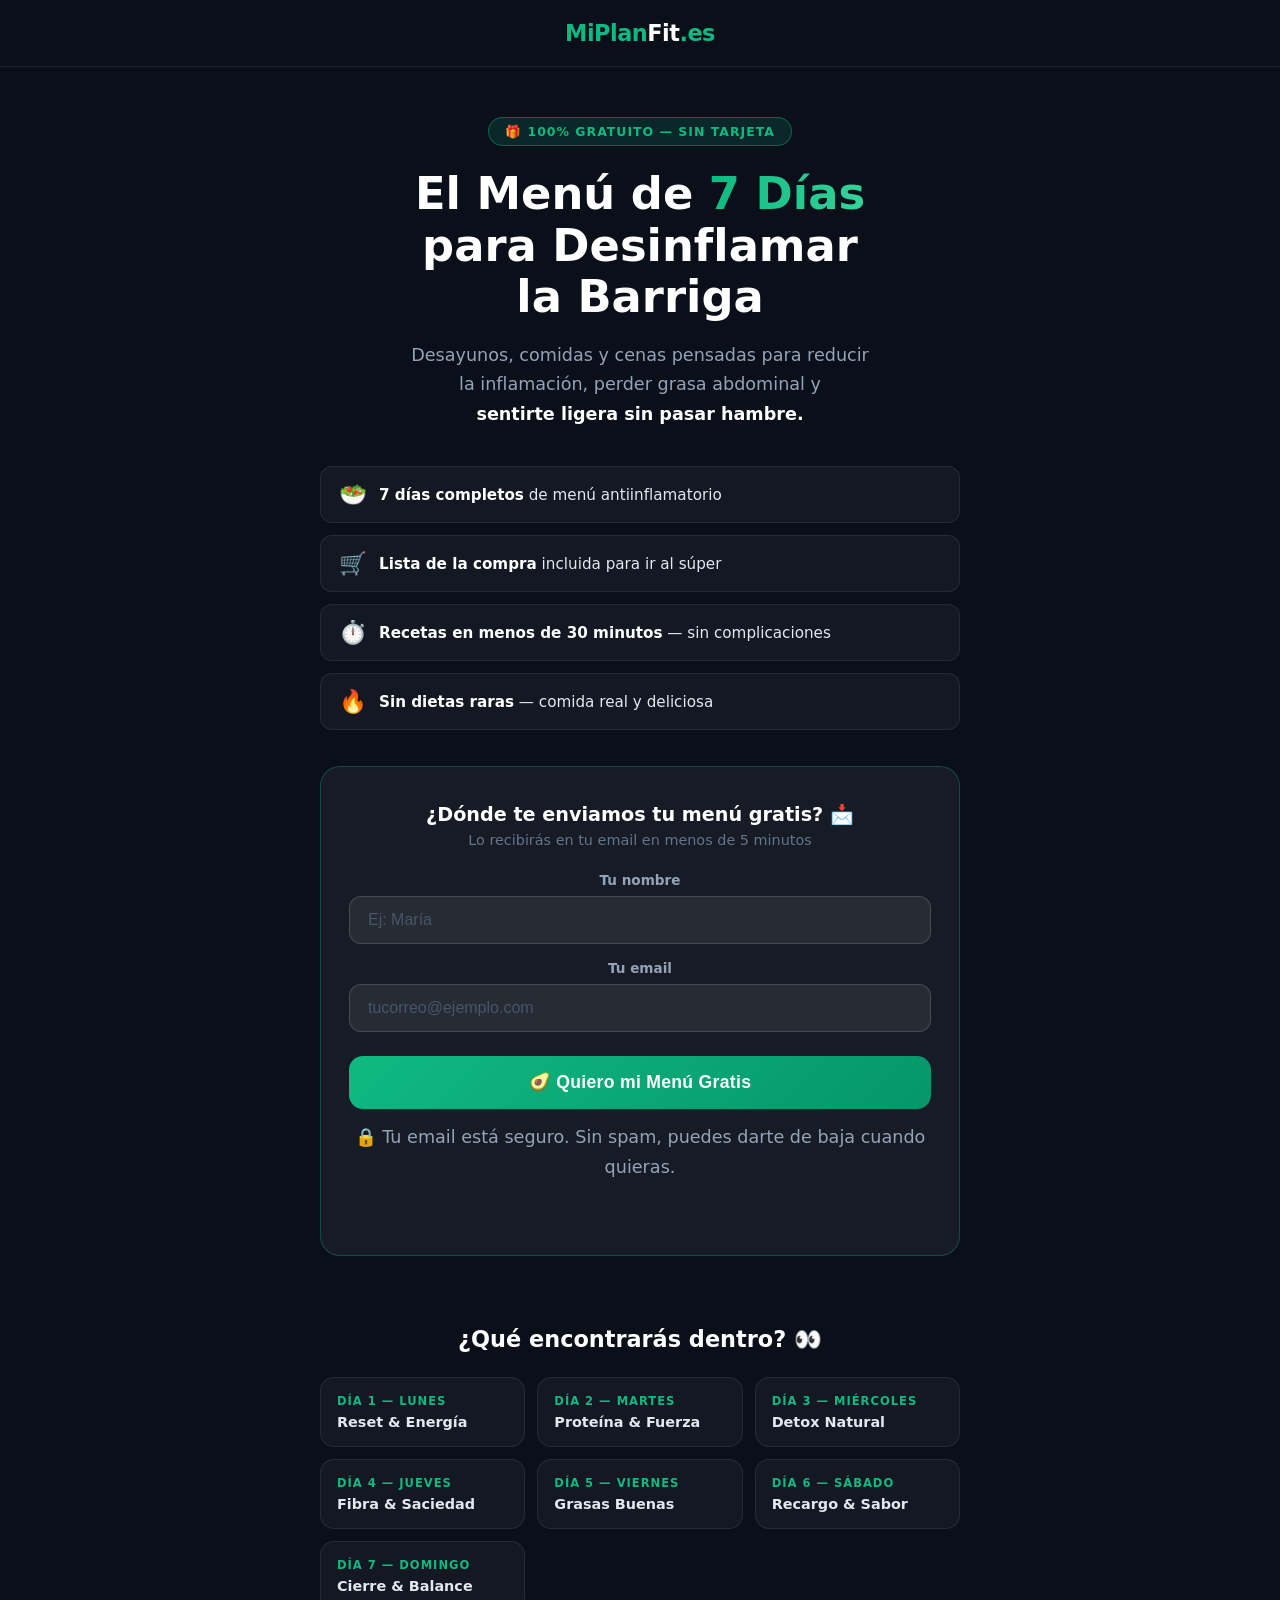
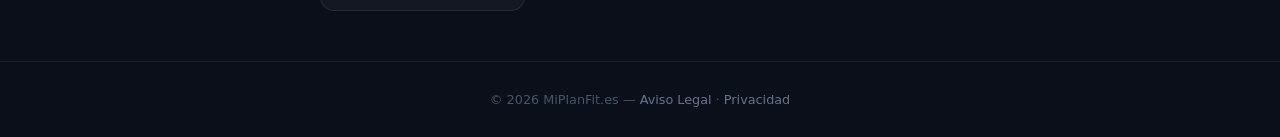
<file: pdf-gratuito.html>
<!DOCTYPE html>
<html lang="es">
<head>
  <meta charset="UTF-8" />
  <meta name="viewport" content="width=device-width, initial-scale=1.0" />
  <title>Menú Gratuito 7 Días — MiPlanFit</title>
  <meta name="description" content="Descarga GRATIS el Menú de 7 días para Desinflamar la Barriga. Plan de alimentación antiinflamatorio personalizado." />
  <link rel="icon" href="img/logo.png" type="image/png" />
  <style>
    * { margin: 0; padding: 0; box-sizing: border-box; }

    body {
      font-family: 'Segoe UI', system-ui, -apple-system, sans-serif;
      background: #0a0f1a;
      color: #fff;
      min-height: 100vh;
    }

    /* ── HEADER ── */
    header {
      text-align: center;
      padding: 20px;
      border-bottom: 1px solid rgba(255,255,255,0.08);
    }
    .logo {
      font-size: 1.4rem;
      font-weight: 800;
      color: #10b981;
      letter-spacing: -0.5px;
    }
    .logo span { color: #fff; }

    /* ── HERO ── */
    .hero {
      max-width: 680px;
      margin: 0 auto;
      padding: 50px 20px 30px;
      text-align: center;
    }
    .badge {
      display: inline-block;
      background: rgba(16,185,129,0.15);
      border: 1px solid rgba(16,185,129,0.4);
      color: #10b981;
      font-size: 0.78rem;
      font-weight: 700;
      letter-spacing: 1px;
      text-transform: uppercase;
      padding: 6px 16px;
      border-radius: 50px;
      margin-bottom: 22px;
    }
    .hero h1 {
      font-size: clamp(1.9rem, 5vw, 2.8rem);
      font-weight: 900;
      line-height: 1.15;
      margin-bottom: 18px;
    }
    .hero h1 .highlight {
      background: linear-gradient(90deg, #10b981, #34d399);
      -webkit-background-clip: text;
      -webkit-text-fill-color: transparent;
      background-clip: text;
    }
    .hero p {
      font-size: 1.1rem;
      color: #94a3b8;
      line-height: 1.7;
      margin-bottom: 36px;
    }

    /* ── BENEFITS ── */
    .benefits {
      display: flex;
      flex-direction: column;
      gap: 12px;
      margin-bottom: 36px;
      text-align: left;
    }
    .benefit {
      display: flex;
      align-items: center;
      gap: 12px;
      background: rgba(255,255,255,0.04);
      border: 1px solid rgba(255,255,255,0.08);
      border-radius: 12px;
      padding: 14px 18px;
    }
    .benefit-icon { font-size: 1.4rem; flex-shrink: 0; }
    .benefit-text { font-size: 0.95rem; color: #e2e8f0; }
    .benefit-text strong { color: #fff; }

    /* ── FORM CARD ── */
    .form-card {
      background: rgba(255,255,255,0.05);
      border: 1px solid rgba(16,185,129,0.3);
      border-radius: 20px;
      padding: 36px 28px;
      margin-bottom: 40px;
    }
    .form-title {
      font-size: 1.2rem;
      font-weight: 700;
      margin-bottom: 6px;
      text-align: center;
    }
    .form-subtitle {
      font-size: 0.9rem;
      color: #64748b;
      text-align: center;
      margin-bottom: 24px;
    }
    .form-group {
      margin-bottom: 16px;
    }
    .form-group label {
      display: block;
      font-size: 0.85rem;
      font-weight: 600;
      color: #94a3b8;
      margin-bottom: 8px;
    }
    .form-group input {
      width: 100%;
      background: rgba(255,255,255,0.07);
      border: 1px solid rgba(255,255,255,0.15);
      border-radius: 12px;
      padding: 14px 18px;
      font-size: 1rem;
      color: #fff;
      outline: none;
      transition: border-color 0.2s;
    }
    .form-group input::placeholder { color: #475569; }
    .form-group input:focus {
      border-color: #10b981;
      background: rgba(16,185,129,0.06);
    }
    .btn-cta {
      width: 100%;
      background: linear-gradient(135deg, #10b981, #059669);
      color: #fff;
      font-size: 1.1rem;
      font-weight: 800;
      padding: 16px;
      border: none;
      border-radius: 14px;
      cursor: pointer;
      transition: transform 0.15s, box-shadow 0.15s;
      margin-top: 8px;
      letter-spacing: 0.3px;
    }
    .btn-cta:hover {
      transform: translateY(-2px);
      box-shadow: 0 8px 24px rgba(16,185,129,0.35);
    }
    .btn-cta:active { transform: translateY(0); }
    .btn-cta:disabled {
      opacity: 0.7;
      cursor: not-allowed;
      transform: none;
    }
    .privacy {
      font-size: 0.78rem;
      color: #475569;
      text-align: center;
      margin-top: 14px;
    }

    /* ── ERROR / SUCCESS ── */
    .msg {
      padding: 12px 16px;
      border-radius: 10px;
      font-size: 0.9rem;
      margin-top: 12px;
      display: none;
    }
    .msg.error { background: rgba(239,68,68,0.15); border: 1px solid rgba(239,68,68,0.3); color: #fca5a5; }
    .msg.success { background: rgba(16,185,129,0.15); border: 1px solid rgba(16,185,129,0.3); color: #6ee7b7; }

    /* ── WHAT'S INSIDE ── */
    .inside {
      max-width: 680px;
      margin: 0 auto 50px;
      padding: 0 20px;
    }
    .inside h2 {
      font-size: 1.4rem;
      font-weight: 800;
      text-align: center;
      margin-bottom: 24px;
    }
    .days-grid {
      display: grid;
      grid-template-columns: repeat(auto-fill, minmax(180px, 1fr));
      gap: 12px;
    }
    .day-card {
      background: rgba(255,255,255,0.04);
      border: 1px solid rgba(255,255,255,0.08);
      border-radius: 14px;
      padding: 16px;
    }
    .day-label {
      font-size: 0.72rem;
      font-weight: 700;
      color: #10b981;
      text-transform: uppercase;
      letter-spacing: 1px;
      margin-bottom: 6px;
    }
    .day-name { font-size: 0.9rem; color: #e2e8f0; font-weight: 600; }

    /* ── FOOTER ── */
    footer {
      text-align: center;
      padding: 30px 20px;
      border-top: 1px solid rgba(255,255,255,0.06);
      color: #475569;
      font-size: 0.8rem;
    }
    footer a { color: #64748b; text-decoration: none; }
  </style>
</head>
<body>

<header>
  <div class="logo">MiPlan<span>Fit</span>.es</div>
</header>

<section class="hero">
  <div class="badge">🎁 100% Gratuito — Sin tarjeta</div>

  <h1>El Menú de <span class="highlight">7 Días</span><br>para Desinflamar<br>la Barriga</h1>

  <p>Desayunos, comidas y cenas pensadas para reducir<br>
  la inflamación, perder grasa abdominal y<br>
  <strong style="color:#fff">sentirte ligera sin pasar hambre.</strong></p>

  <div class="benefits">
    <div class="benefit">
      <div class="benefit-icon">🥗</div>
      <div class="benefit-text"><strong>7 días completos</strong> de menú antiinflamatorio</div>
    </div>
    <div class="benefit">
      <div class="benefit-icon">🛒</div>
      <div class="benefit-text"><strong>Lista de la compra</strong> incluida para ir al súper</div>
    </div>
    <div class="benefit">
      <div class="benefit-icon">⏱️</div>
      <div class="benefit-text"><strong>Recetas en menos de 30 minutos</strong> — sin complicaciones</div>
    </div>
    <div class="benefit">
      <div class="benefit-icon">🔥</div>
      <div class="benefit-text"><strong>Sin dietas raras</strong> — comida real y deliciosa</div>
    </div>
  </div>

  <div class="form-card">
    <div class="form-title">¿Dónde te enviamos tu menú gratis? 📩</div>
    <div class="form-subtitle">Lo recibirás en tu email en menos de 5 minutos</div>

    <form id="leadForm" onsubmit="handleSubmit(event)">
      <div class="form-group">
        <label for="nombre">Tu nombre</label>
        <input type="text" id="nombre" placeholder="Ej: María" required autocomplete="given-name" />
      </div>
      <div class="form-group">
        <label for="email">Tu email</label>
        <input type="email" id="email" placeholder="tucorreo@ejemplo.com" required autocomplete="email" />
      </div>
      <button type="submit" class="btn-cta" id="btnSubmit">
        🥑 Quiero mi Menú Gratis
      </button>
      <div class="msg error" id="msgError">Ha ocurrido un error. Inténtalo de nuevo.</div>
      <div class="msg success" id="msgSuccess">¡Perfecto! Redirigiendo...</div>
    </form>

    <p class="privacy">🔒 Tu email está seguro. Sin spam, puedes darte de baja cuando quieras.</p>
  </div>
</section>

<section class="inside">
  <h2>¿Qué encontrarás dentro? 👀</h2>
  <div class="days-grid">
    <div class="day-card"><div class="day-label">Día 1 — Lunes</div><div class="day-name">Reset & Energía</div></div>
    <div class="day-card"><div class="day-label">Día 2 — Martes</div><div class="day-name">Proteína & Fuerza</div></div>
    <div class="day-card"><div class="day-label">Día 3 — Miércoles</div><div class="day-name">Detox Natural</div></div>
    <div class="day-card"><div class="day-label">Día 4 — Jueves</div><div class="day-name">Fibra & Saciedad</div></div>
    <div class="day-card"><div class="day-label">Día 5 — Viernes</div><div class="day-name">Grasas Buenas</div></div>
    <div class="day-card"><div class="day-label">Día 6 — Sábado</div><div class="day-name">Recargo & Sabor</div></div>
    <div class="day-card"><div class="day-label">Día 7 — Domingo</div><div class="day-name">Cierre & Balance</div></div>
  </div>
</section>

<footer>
  <p>© 2026 MiPlanFit.es — <a href="legal.html">Aviso Legal</a> · <a href="legal.html">Privacidad</a></p>
</footer>

<script>
  const MAILRELAY_API_URL   = 'https://miplanfit.ipzmarketing.com/api/v1';
  const MAILRELAY_API_TOKEN = 'eQfsDz5ZM5uRxiC8hEAyeyctapan6DcxsC5RcToV';
  const MAILRELAY_GROUP_PDF = 4; // Grupo: Leads PDF Gratuito

  async function handleSubmit(e) {
    e.preventDefault();

    const nombre  = document.getElementById('nombre').value.trim();
    const email   = document.getElementById('email').value.trim().toLowerCase();
    const btn     = document.getElementById('btnSubmit');
    const msgErr  = document.getElementById('msgError');
    const msgOk   = document.getElementById('msgSuccess');

    if (!email || !nombre) return;

    btn.disabled = true;
    btn.textContent = '⏳ Enviando...';
    msgErr.style.display = 'none';

    try {
      // 1. Add subscriber to Mailrelay group 4 (PDF leads)
      const payload = {
        email,
        name: nombre || 'amiga',
        group_ids: [MAILRELAY_GROUP_PDF, 2],
        status: 'active'
      };

      const res = await fetch(`${MAILRELAY_API_URL}/subscribers`, {
        method: 'POST',
        headers: {
          'X-AUTH-TOKEN': MAILRELAY_API_TOKEN,
          'Content-Type': 'application/json',
          'Accept': 'application/json'
        },
        body: JSON.stringify(payload)
      });

      // 2. Redirect to thank you page regardless (even if already subscribed)
      msgOk.style.display = 'block';
      setTimeout(() => {
        window.location.href = `gracias.html?nombre=${encodeURIComponent(nombre)}&email=${encodeURIComponent(email)}`;
      }, 1200);

    } catch (err) {
      console.error(err);
      btn.disabled = false;
      btn.textContent = '🥑 Quiero mi Menú Gratis';
      msgErr.style.display = 'block';
    }
  }
</script>

</body>
</html>
</file>
